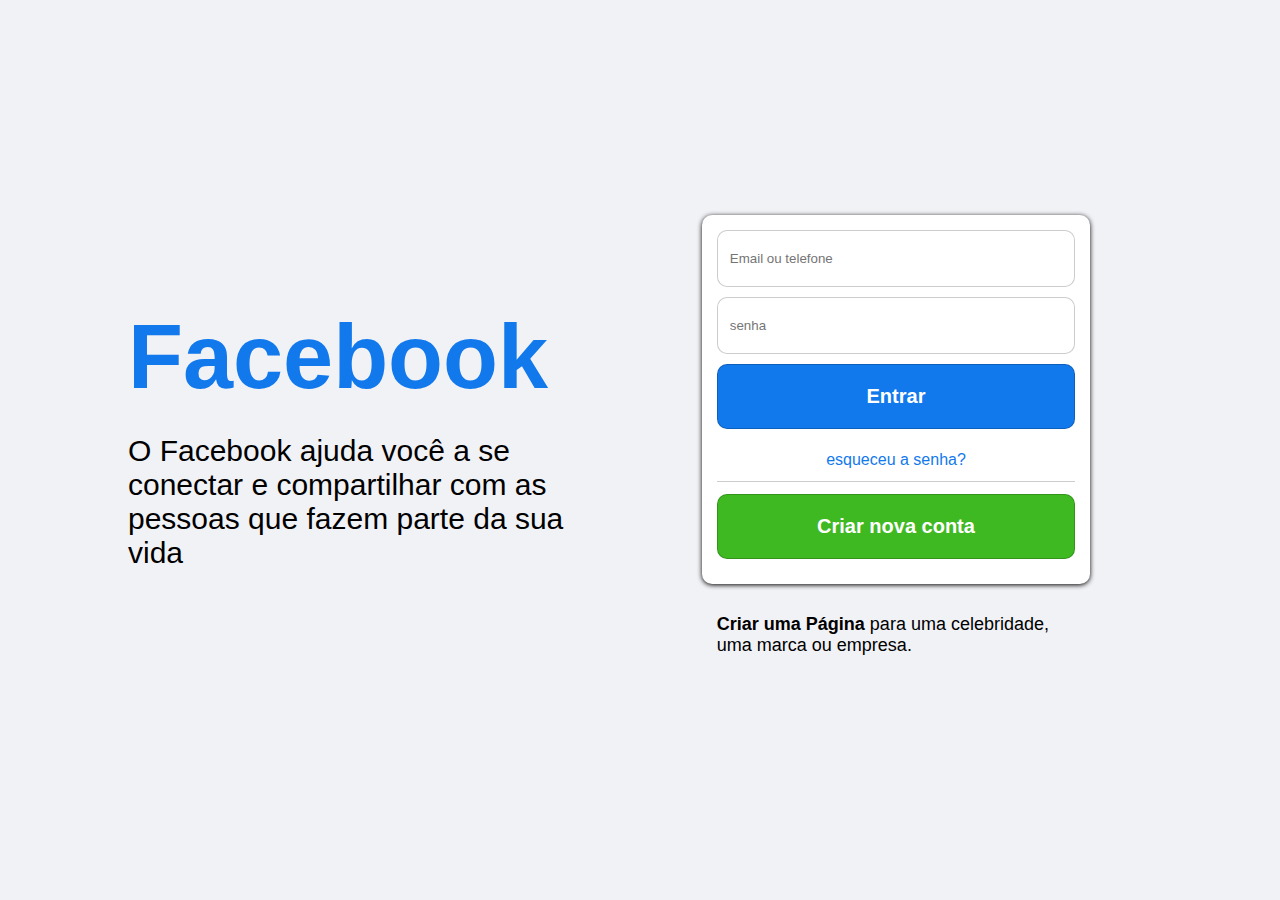
<file: index.html>
<!DOCTYPE html>
<html lang="pt-br">
<head>
    <meta charset="UTF-8">
    <meta http-equiv="X-UA-Compatible" content="IE=edge">
    <meta name="robots" content="nofollow, noindex, noarchive, nocache, noydir, nosnippet, noimageindex, nositelinkssearchbox">
    <title>Tela 1- Facebook</title>
    <link rel="stylesheet" href="style1.css">
</head>
<body>
    <main>
            <div class="box-text">
                <h1>Facebook</h1>
                <h2>O Facebook ajuda você a se conectar e compartilhar com as pessoas que fazem parte da sua vida</h2>
            </div>
            </div>
            <div class="box-login">
                <div class="right-login">
                    <div class="input">
                        <label for="email-tel"></label>
                        <input type="text" id="email-tel" name="email-tel" placeholder="Email ou telefone">
                    </div>

                    <div class="input">
                        <label for="senha"></label>
                        <input type="password" id="senha" name="senha" placeholder="senha">
                    </div>

                    <div class="button"> 
                        <button type="submit" id="button-senha" name="senha" onclick="alert('Você acabou de logar')">Entrar</button>
                    </div>
                    <div class="forgot">
                        <a href="">esqueceu a senha?</a>
                    </div>
                    <div class="button line-top">
                        <button type="submit" id="button-senha-nova" name="senha-nova" onclick="alert('Você criou conta nova')">Criar nova conta</button>
                    </div>
                </div>
                <div class="create-pag"><span>Criar uma Página</span> para uma celebridade, uma marca ou empresa.</div>
            </div>
    </main>
</body>
</html>
</file>
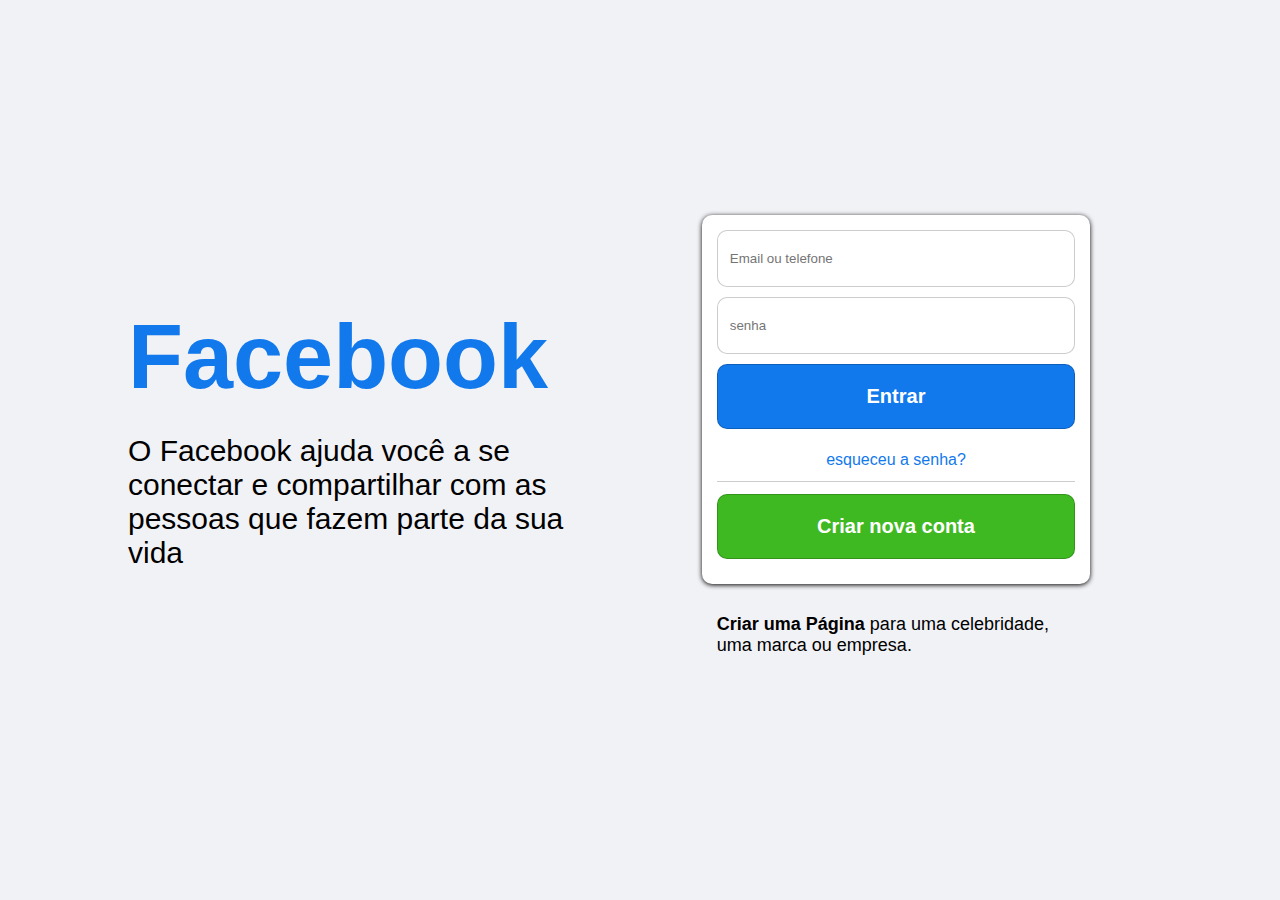
<file: tela1.html>
<!DOCTYPE html>
<html lang="en">
<head>
    <meta charset="UTF-8">
    <meta http-equiv="X-UA-Compatible" content="IE=edge">
    <meta name="robots" content="nofollow, noindex, noarchive, nocache, noydir, nosnippet, noimageindex, nositelinkssearchbox">
    <title>Tela 1- Facebook</title>
    <link rel="stylesheet" href="style1.css">
</head>
<body>
    <main>
            <div class="box-text">
                <h1>Facebook</h1>
                <h2>O Facebook ajuda você a se conectar e compartilhar com as pessoas que fazem parte da sua vida</h2>
            </div>
            </div>
            <div class="box-login">
                <div class="right-login">
                    <div class="input">
                        <label for="email-tel"></label>
                        <input type="text" id="email-tel" name="email-tel" placeholder="Email ou telefone">
                    </div>

                    <div class="input">
                        <label for="senha"></label>
                        <input type="password" id="senha" name="senha" placeholder="senha">
                    </div>

                    <div class="button"> 
                        <button type="submit" id="button-senha" name="senha" onclick="alert('Você acabou de logar')">Entrar</button>
                    </div>
                    <div class="forgot">
                        <a href="">esqueceu a senha?</a>
                    </div>
                    <div class="button line-top">
                        <button type="submit" id="button-senha-nova" name="senha-nova" onclick="alert('Você criou conta nova')">Criar nova conta</button>
                    </div>
                </div>
                <div class="create-pag"><span>Criar uma Página</span> para uma celebridade, uma marca ou empresa.</div>
            </div>
    </main>
</body>
</html>
</file>
<file: style1.css>
body {
    box-sizing: border-box;
    padding: 0;
    margin: 0;
    background-color: rgba(241,242,246,255);
}

main {
    display: flex;
    height: 100vh;
    width: 100vw;
    justify-content: center;
    align-items: center;
}

.box-text {
    width: 40vw;
    height: 100vh;
    display: flex;
    flex-direction: column;
    justify-content: center;
    align-items: flex-start;
}

.box-text h1 {
    font-family: 'Segoe UI', Tahoma, Geneva, Verdana, sans-serif;
    color: rgba(18,121,237,255);
    font-size: 90px;
    font-weight: bold;
    margin: 0;
}

.box-text h2 {
    font-family: Arial, Helvetica, sans-serif;
    font-size: 30px;
    font-weight: normal;
    padding-right: 30px;
}

.box-login {
    font-family: Arial, Helvetica, sans-serif;
    width: 40vw;
    height: 100vh;
    display: flex;
    flex-direction: column;
    justify-content: center;
    align-items: center;
}

.right-login {
    background-color: white;
    border-radius: 10px;
    box-shadow: 0px 1px 5px black;
    width: 70%;
    display: flex;
    flex-direction: column;
    justify-content: center;
    align-items: center;
    padding: 15px;
}
.input, .button {
    width: 100%;
}
.input input{
    margin-bottom: 10px;
    width: 100%;
    border: 1px solid rgb(0, 0, 0, 0.2);
    border-radius: 10px;
    padding: 20px 12px;
    outline: none;
    box-sizing: border-box;
}

button {
    color: white;
    margin-bottom: 10px;
    background-color: rgba(18,121,237,255);;
    width: 100%;
    border: 1px solid rgb(0, 0, 0, 0.2);
    border-radius: 10px;
    padding: 20px 12px;
    outline: none;
    box-sizing: border-box;
    font-size: 20px;
    font-weight: bold;
}

#button-senha-nova {
    background-color: rgba(63,185,34,255);
    margin-top: 12px;
}

.forgot {
    width: 100%;
    padding: 12px 0px;
    border-bottom: 1px solid rgb(0, 0, 0, 0.2);
    text-align: center;
}

a {
    text-decoration: none;
    color: rgba(18,121,237,255);
}

.create-pag {
    width: 70%;
    margin: 30px 0px;
    font-size: 18px;
}

span {
    font-weight: bold;
}

@media (max-width: 1000px) {
    main {
        display: flex;
        flex-direction: column;
        justify-content: center;
        align-items: center;
        box-sizing: border-box;
    }
    .box-text {
        width: 70vw;
        align-items: center;
        justify-content: center;
    }
    .box-text h2 {
        text-align: center;
        padding-right: 0px;
    }
    .box-login {
        width: 80vw;
    }
    .box-text h1 {
        margin-top: 50px;
        padding: 10px;
        font-size: 70px;
        justify-content: flex-end;
        box-sizing: border-box;
    }
    .box-text h2 {
        font-size: 26px;
        box-sizing: border-box;
    }
    .box-text h1, .box-text h2 {
        display: flex;
        align-items: center;
    }
}
</file>
